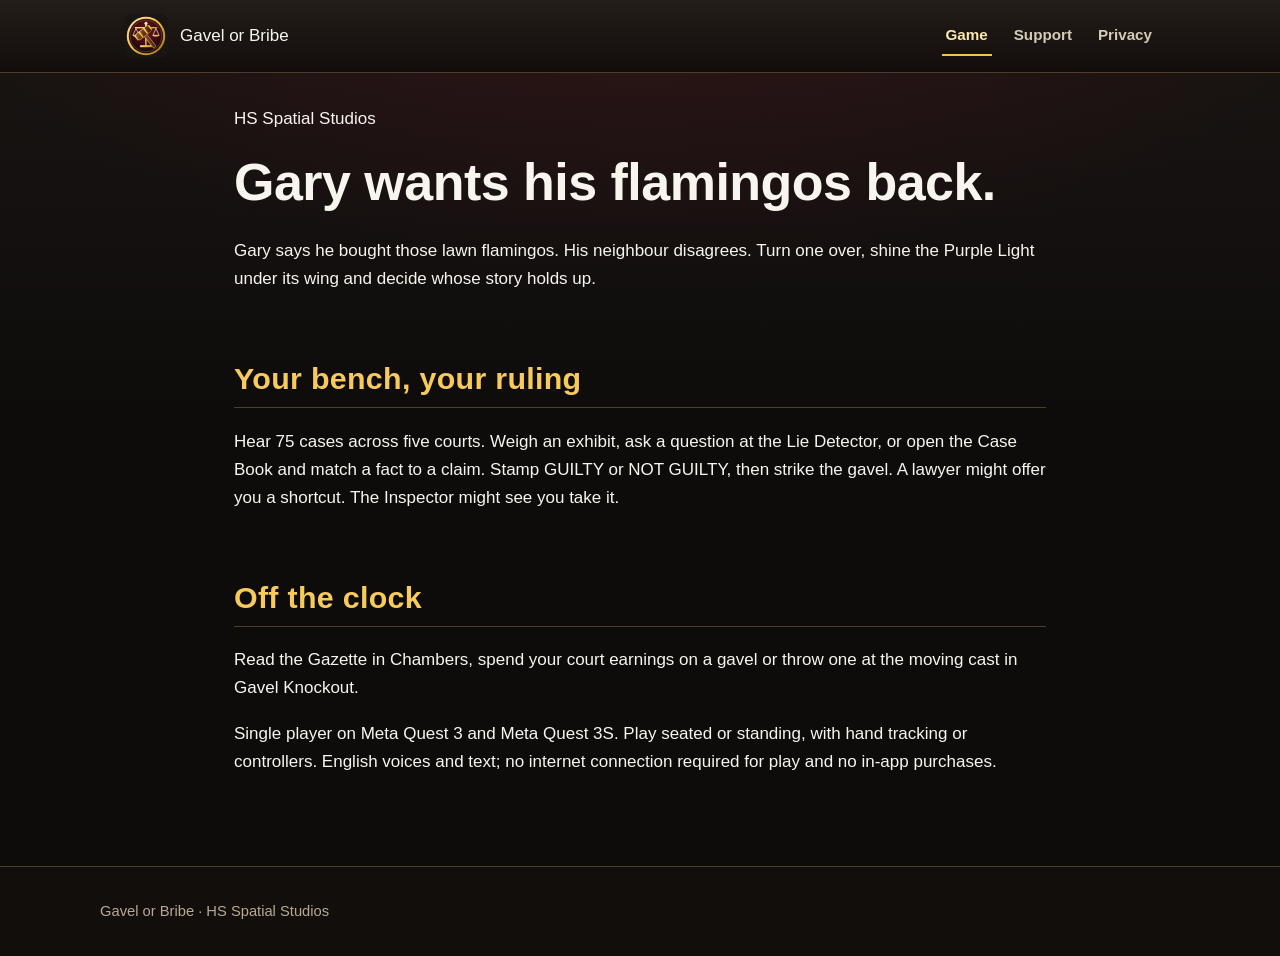
<file: index.html>
<!doctype html>
<html lang="en"><head><meta charset="utf-8"><meta name="viewport" content="width=device-width, initial-scale=1">
<title>Gavel or Bribe | HS Spatial Studios</title><link rel="icon" href="favicon.svg"><link rel="stylesheet" href="styles.css"></head>
<body><a class="skip-link" href="#main">Skip to content</a>
<header class="site-header"><div class="header-inner"><a class="brand-lockup" href="index.html"><img src="favicon.svg" width="44" height="44" alt=""> Gavel or Bribe</a><nav class="site-nav" aria-label="Primary"><a href="index.html" aria-current="page">Game</a> <a href="support.html">Support</a> <a href="privacy.html">Privacy</a></nav></div></header>
<main class="prose-page" id="main"><p>HS Spatial Studios</p><h1>Gary wants his flamingos back.</h1>
<p>Gary says he bought those lawn flamingos. His neighbour disagrees. Turn one over, shine the Purple Light under its wing and decide whose story holds up.</p>
<h2>Your bench, your ruling</h2>
<p>Hear 75 cases across five courts. Weigh an exhibit, ask a question at the Lie Detector, or open the Case Book and match a fact to a claim. Stamp GUILTY or NOT GUILTY, then strike the gavel. A lawyer might offer you a shortcut. The Inspector might see you take it.</p>
<h2>Off the clock</h2>
<p>Read the Gazette in Chambers, spend your court earnings on a gavel or throw one at the moving cast in Gavel Knockout.</p>
<p>Single player on Meta Quest 3 and Meta Quest 3S. Play seated or standing, with hand tracking or controllers. English voices and text; no internet connection required for play and no in-app purchases.</p></main>
<footer class="site-footer"><div class="footer-inner">Gavel or Bribe &middot; HS Spatial Studios</div></footer></body></html>
</file>
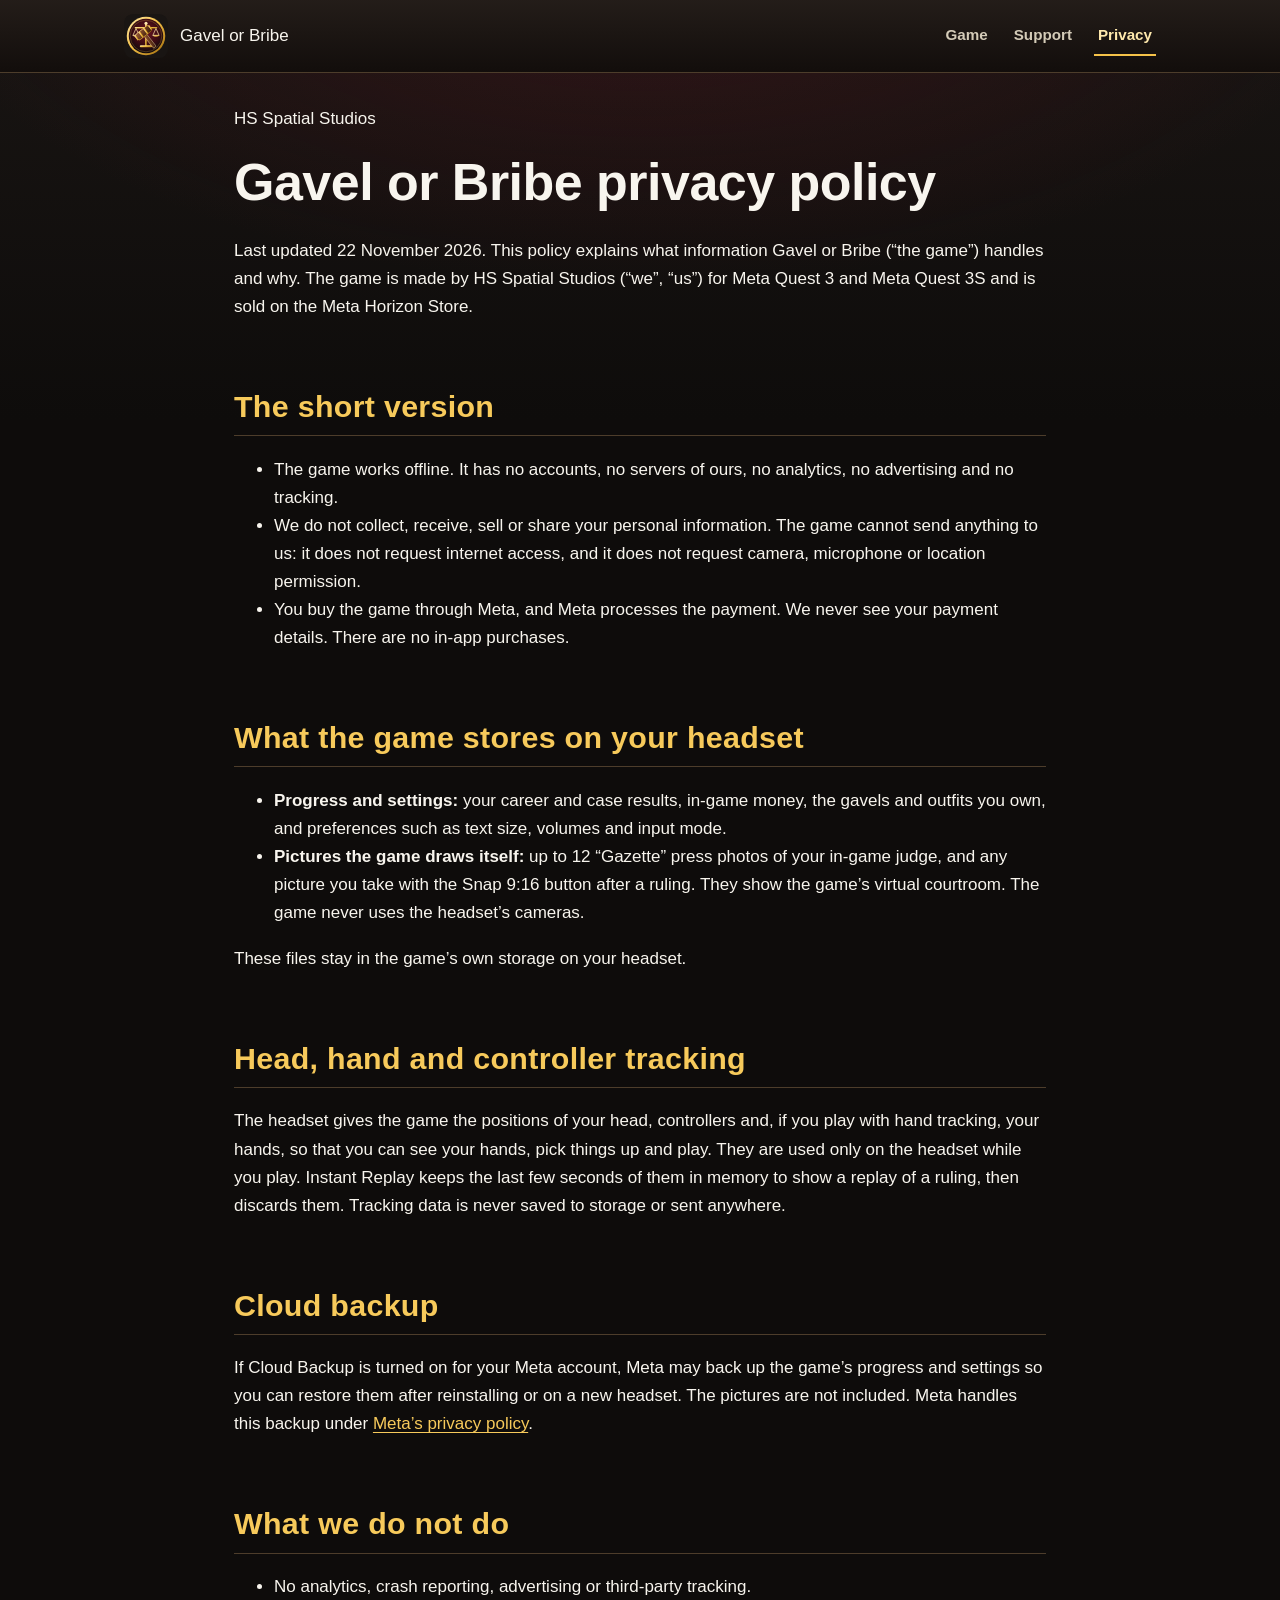
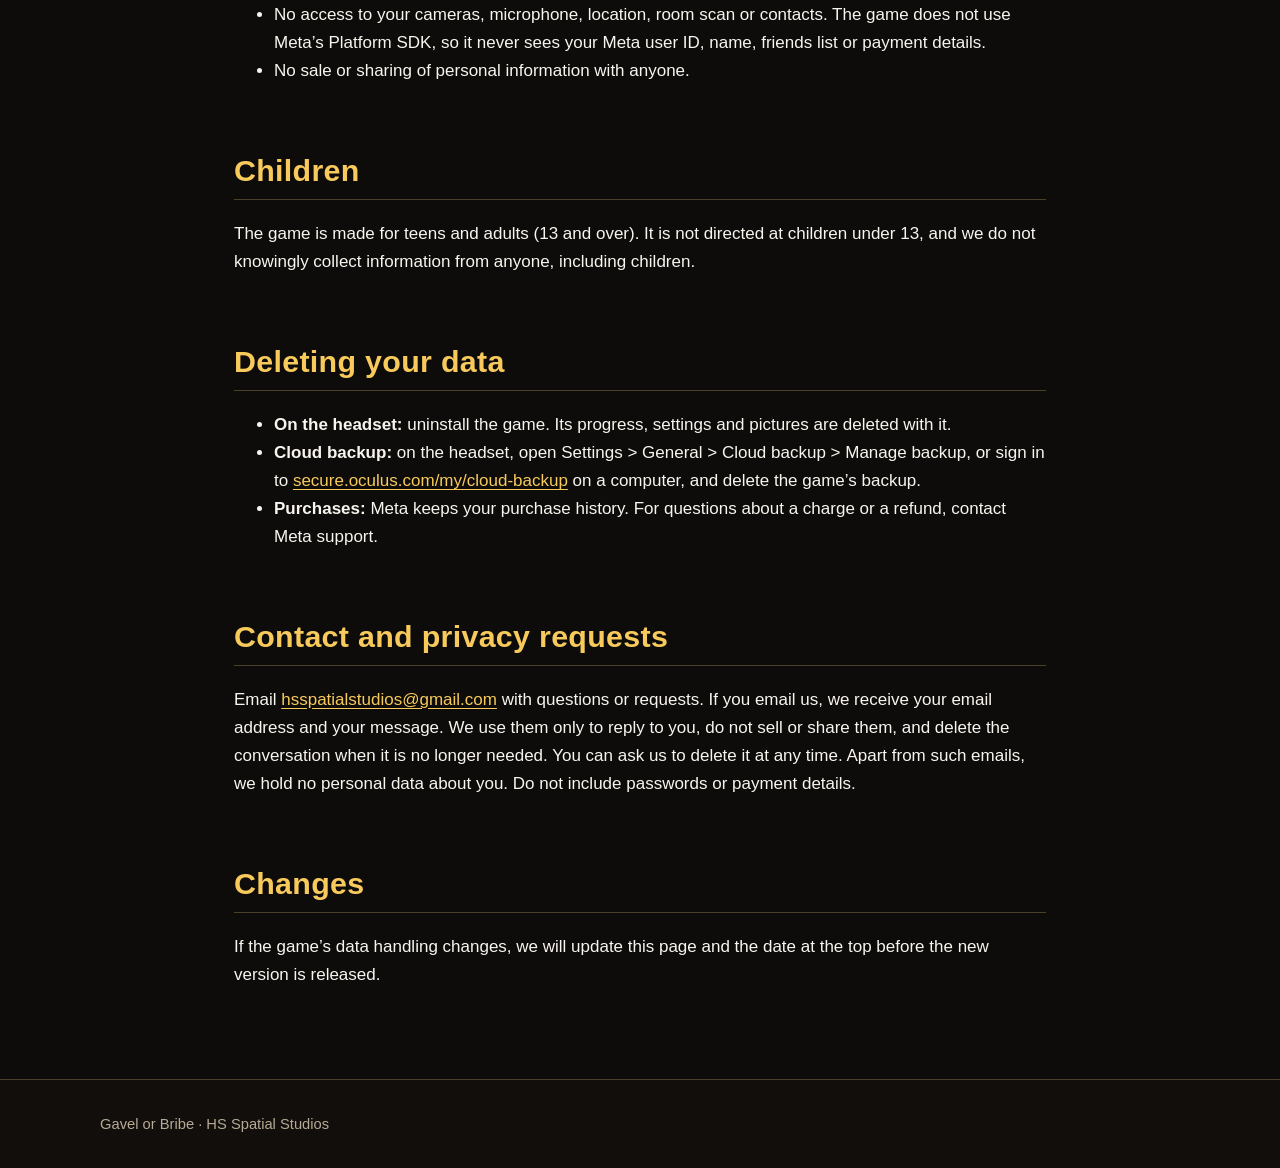
<file: privacy.html>
<!doctype html>
<html lang="en"><head><meta charset="utf-8"><meta name="viewport" content="width=device-width, initial-scale=1">
<title>Privacy policy | HS Spatial Studios</title><link rel="icon" href="favicon.svg"><link rel="stylesheet" href="styles.css"></head>
<body><a class="skip-link" href="#main">Skip to content</a>
<header class="site-header"><div class="header-inner"><a class="brand-lockup" href="index.html"><img src="favicon.svg" width="44" height="44" alt=""> Gavel or Bribe</a><nav class="site-nav" aria-label="Primary"><a href="index.html">Game</a> <a href="support.html">Support</a> <a href="privacy.html" aria-current="page">Privacy</a></nav></div></header>
<main class="prose-page" id="main"><p>HS Spatial Studios</p><h1>Gavel or Bribe privacy policy</h1>
<p>Last updated 22 November 2026. This policy explains what information Gavel or Bribe (&ldquo;the game&rdquo;) handles and why. The game is made by HS Spatial Studios (&ldquo;we&rdquo;, &ldquo;us&rdquo;) for Meta Quest 3 and Meta Quest 3S and is sold on the Meta Horizon Store.</p>
<h2>The short version</h2>
<ul>
<li>The game works offline. It has no accounts, no servers of ours, no analytics, no advertising and no tracking.</li>
<li>We do not collect, receive, sell or share your personal information. The game cannot send anything to us: it does not request internet access, and it does not request camera, microphone or location permission.</li>
<li>You buy the game through Meta, and Meta processes the payment. We never see your payment details. There are no in-app purchases.</li>
</ul>
<h2>What the game stores on your headset</h2>
<ul>
<li><strong>Progress and settings:</strong> your career and case results, in-game money, the gavels and outfits you own, and preferences such as text size, volumes and input mode.</li>
<li><strong>Pictures the game draws itself:</strong> up to 12 &ldquo;Gazette&rdquo; press photos of your in-game judge, and any picture you take with the Snap 9:16 button after a ruling. They show the game&rsquo;s virtual courtroom. The game never uses the headset&rsquo;s cameras.</li>
</ul>
<p>These files stay in the game&rsquo;s own storage on your headset.</p>
<h2>Head, hand and controller tracking</h2>
<p>The headset gives the game the positions of your head, controllers and, if you play with hand tracking, your hands, so that you can see your hands, pick things up and play. They are used only on the headset while you play. Instant Replay keeps the last few seconds of them in memory to show a replay of a ruling, then discards them. Tracking data is never saved to storage or sent anywhere.</p>
<h2>Cloud backup</h2>
<p>If Cloud Backup is turned on for your Meta account, Meta may back up the game&rsquo;s progress and settings so you can restore them after reinstalling or on a new headset. The pictures are not included. Meta handles this backup under <a href="https://www.meta.com/legal/privacy-policy/">Meta&rsquo;s privacy policy</a>.</p>
<h2>What we do not do</h2>
<ul>
<li>No analytics, crash reporting, advertising or third-party tracking.</li>
<li>No access to your cameras, microphone, location, room scan or contacts. The game does not use Meta&rsquo;s Platform SDK, so it never sees your Meta user ID, name, friends list or payment details.</li>
<li>No sale or sharing of personal information with anyone.</li>
</ul>
<h2>Children</h2>
<p>The game is made for teens and adults (13 and over). It is not directed at children under 13, and we do not knowingly collect information from anyone, including children.</p>
<h2 id="data-deletion">Deleting your data</h2>
<ul>
<li><strong>On the headset:</strong> uninstall the game. Its progress, settings and pictures are deleted with it.</li>
<li><strong>Cloud backup:</strong> on the headset, open Settings &gt; General &gt; Cloud backup &gt; Manage backup, or sign in to <a href="https://secure.oculus.com/my/cloud-backup/">secure.oculus.com/my/cloud-backup</a> on a computer, and delete the game&rsquo;s backup.</li>
<li><strong>Purchases:</strong> Meta keeps your purchase history. For questions about a charge or a refund, contact Meta support.</li>
</ul>
<h2>Contact and privacy requests</h2>
<p>Email <a href="mailto:hsspatialstudios@gmail.com">hsspatialstudios@gmail.com</a> with questions or requests. If you email us, we receive your email address and your message. We use them only to reply to you, do not sell or share them, and delete the conversation when it is no longer needed. You can ask us to delete it at any time. Apart from such emails, we hold no personal data about you. Do not include passwords or payment details.</p>
<h2>Changes</h2>
<p>If the game&rsquo;s data handling changes, we will update this page and the date at the top before the new version is released.</p></main>
<footer class="site-footer"><div class="footer-inner">Gavel or Bribe &middot; HS Spatial Studios</div></footer></body></html>
</file>
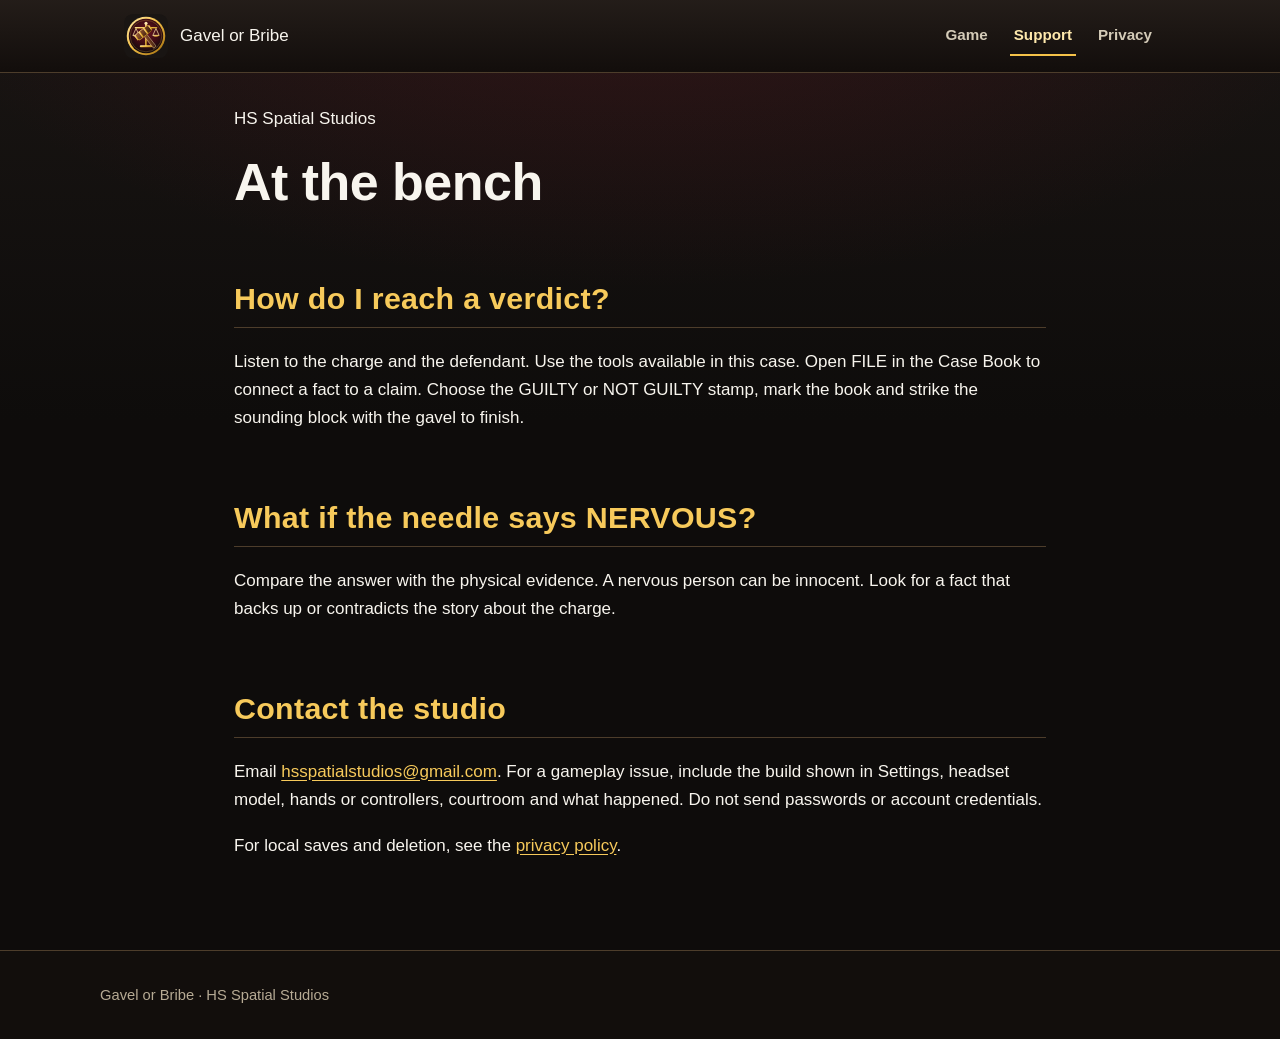
<file: support.html>
<!doctype html>
<html lang="en"><head><meta charset="utf-8"><meta name="viewport" content="width=device-width, initial-scale=1">
<title>Player support | HS Spatial Studios</title><link rel="icon" href="favicon.svg"><link rel="stylesheet" href="styles.css"></head>
<body><a class="skip-link" href="#main">Skip to content</a>
<header class="site-header"><div class="header-inner"><a class="brand-lockup" href="index.html"><img src="favicon.svg" width="44" height="44" alt=""> Gavel or Bribe</a><nav class="site-nav" aria-label="Primary"><a href="index.html">Game</a> <a href="support.html" aria-current="page">Support</a> <a href="privacy.html">Privacy</a></nav></div></header>
<main class="prose-page" id="main"><p>HS Spatial Studios</p><h1>At the bench</h1>
<h2>How do I reach a verdict?</h2>
<p>Listen to the charge and the defendant. Use the tools available in this case. Open FILE in the Case Book to connect a fact to a claim. Choose the GUILTY or NOT GUILTY stamp, mark the book and strike the sounding block with the gavel to finish.</p>
<h2>What if the needle says NERVOUS?</h2>
<p>Compare the answer with the physical evidence. A nervous person can be innocent. Look for a fact that backs up or contradicts the story about the charge.</p>
<h2>Contact the studio</h2>
<p>Email <a href="mailto:hsspatialstudios@gmail.com">hsspatialstudios@gmail.com</a>. For a gameplay issue, include the build shown in Settings, headset model, hands or controllers, courtroom and what happened. Do not send passwords or account credentials.</p>
<p>For local saves and deletion, see the <a href="privacy.html">privacy policy</a>.</p></main>
<footer class="site-footer"><div class="footer-inner">Gavel or Bribe &middot; HS Spatial Studios</div></footer></body></html>
</file>
<file: styles.css>
/* ==========================================================================
   Gavel or Bribe (BenchOrder) — Official Website, Support & Privacy Stylesheet
   Publisher: HS Spatial Studios (https://hsspatialstudios-com.github.io/gavelorbribe/)
   Design System: Oiled American Walnut, Brushed Antique Brass, Domed Oxblood,
   Banker's Emerald Glass, and Crisp Cotton-Rag Ivory (WCAG AA+ >= 6.3:1).
   Zero external fonts, zero CDN requests, zero trackers, zero cookies.
   ========================================================================== */

:root {
  color-scheme: dark;
  --bg-obsidian: #0E0C0B;
  --bg-walnut: #191513;
  --bg-walnut-elevated: #221B17;
  --bg-card: #241E1A;
  --bg-card-deep: #1A1512;
  --bg-oxblood: #3D0B13;
  --bg-oxblood-hi: #56121D;
  --border-walnut: #4D3D2B;
  --border-brass: #8C6F47;
  --gold-bright: #FFE9AD;
  --gold-primary: #F5C249;
  --gold-heading: #F7CA5B;
  --gold-mid: #D99616;
  --gold-deep: #8A5904;
  --emerald-accent: #4ADE80;
  --emerald-deep: #10B981;
  --crimson-stamp: #F87171;
  --text-primary: #F8F5EE;
  --text-secondary: #D4CBB8;
  --text-muted: #B6AA94;
  --text-on-gold: #14100B;
  --shadow-heavy: 0 18px 42px rgba(5, 4, 4, 0.62);
  --shadow-card: 0 8px 24px rgba(5, 4, 4, 0.44);
  --radius-lg: 16px;
  --radius-md: 12px;
  --radius-sm: 8px;
  --max-width: 1080px;
  --font-sans: -apple-system, BlinkMacSystemFont, "Segoe UI", Roboto, "Helvetica Neue", Arial, sans-serif;
  --font-display: "Arial Narrow", "Roboto Condensed", "Helvetica Neue", -apple-system, BlinkMacSystemFont, sans-serif;
  --font-mono: ui-monospace, SFMono-Regular, Menlo, Monaco, Consolas, monospace;
}

*,
*::before,
*::after {
  box-sizing: border-box;
}

html {
  scroll-behavior: smooth;
  background-color: var(--bg-obsidian);
}

@media (prefers-reduced-motion: reduce) {
  html {
    scroll-behavior: auto;
  }
  *,
  *::before,
  *::after {
    animation-duration: 0.01ms !important;
    animation-iteration-count: 1 !important;
    transition-duration: 0.01ms !important;
  }
}

body {
  margin: 0;
  background:
    radial-gradient(1100px 540px at 50% -80px, rgba(107, 22, 34, 0.34), transparent 68%),
    linear-gradient(180deg, var(--bg-walnut) 0%, var(--bg-obsidian) 420px, var(--bg-obsidian) 100%);
  color: var(--text-primary);
  font: 17px/1.65 var(--font-sans);
  -webkit-font-smoothing: antialiased;
}

/* Accessibility: Skip Link & High-Contrast Focus Ring */
.skip-link {
  position: absolute;
  left: -9999px;
  top: 12px;
  z-index: 1000;
  padding: 10px 18px;
  border-radius: var(--radius-sm);
  background: var(--gold-primary);
  color: var(--text-on-gold);
  font-weight: 700;
  text-decoration: none;
}

.skip-link:focus {
  left: 16px;
}

:focus-visible {
  outline: 3px solid var(--gold-bright);
  outline-offset: 3px;
}

a {
  color: var(--gold-heading);
  text-underline-offset: 0.18em;
  transition: color 0.14s ease;
}

a:hover,
a:focus {
  color: var(--gold-bright);
}

/* Top Brass & Walnut Header Bar */
header.site-header {
  border-bottom: 1px solid var(--border-walnut);
  background: linear-gradient(180deg, rgba(36, 30, 26, 0.96), rgba(18, 14, 12, 0.96));
  position: sticky;
  top: 0;
  z-index: 100;
  backdrop-filter: blur(10px);
}

.header-inner {
  max-width: var(--max-width);
  margin: 0 auto;
  padding: 14px 24px;
  display: flex;
  flex-wrap: wrap;
  align-items: center;
  justify-content: space-between;
  gap: 16px;
}

.brand-lockup {
  display: inline-flex;
  align-items: center;
  gap: 12px;
  text-decoration: none;
  color: var(--text-primary);
}

.brand-lockup:hover,
.brand-lockup:focus {
  color: var(--gold-bright);
}

.brand-seal {
  width: 44px;
  height: 44px;
  flex-shrink: 0;
  filter: drop-shadow(0 3px 8px rgba(0, 0, 0, 0.55));
}

.brand-titles {
  display: flex;
  flex-direction: column;
  line-height: 1.15;
}

.brand-name {
  font-family: var(--font-display);
  font-size: 1.32rem;
  font-weight: 800;
  letter-spacing: 0.04em;
  text-transform: uppercase;
  color: var(--gold-bright);
}

.brand-studio {
  font-size: 0.78rem;
  font-weight: 600;
  letter-spacing: 0.08em;
  text-transform: uppercase;
  color: var(--text-secondary);
}

nav.site-nav {
  display: flex;
  flex-wrap: wrap;
  align-items: center;
  gap: 6px 18px;
}

nav.site-nav a {
  color: var(--text-secondary);
  text-decoration: none;
  font-size: 0.95rem;
  font-weight: 600;
  padding: 6px 4px;
  border-bottom: 2px solid transparent;
}

nav.site-nav a:hover,
nav.site-nav a:focus {
  color: var(--text-primary);
  border-bottom-color: var(--gold-primary);
}

nav.site-nav a[aria-current="page"] {
  color: var(--gold-bright);
  border-bottom-color: var(--gold-primary);
}

/* Main Container & Typography */
main {
  max-width: var(--max-width);
  margin: 0 auto;
  padding: 32px 24px 72px;
}

main.prose-page {
  max-width: 860px;
}

h1,
h2,
h3 {
  color: var(--text-primary);
  line-height: 1.2;
  margin-top: 0;
}

h1 {
  font-size: clamp(2.15rem, 4.6vw, 3.25rem);
  font-weight: 800;
  letter-spacing: -0.01em;
  margin-bottom: 0.45em;
}

h2 {
  font-size: clamp(1.45rem, 2.6vw, 1.9rem);
  font-weight: 800;
  color: var(--gold-heading);
  letter-spacing: 0.01em;
  margin: 2.2em 0 0.65em;
  padding-bottom: 0.35em;
  border-bottom: 1px solid var(--border-walnut);
}

h3 {
  font-size: 1.15rem;
  font-weight: 700;
  color: var(--gold-bright);
  margin: 0 0 0.4em;
}

p,
ul,
ol,
table {
  margin: 0 0 1.05em;
}

p.lead {
  font-size: clamp(1.12rem, 1.9vw, 1.28rem);
  line-height: 1.55;
  color: var(--text-secondary);
}

.muted,
.updated {
  color: var(--text-muted);
  font-size: 0.95rem;
}

code {
  font: 0.88em var(--font-mono);
  background: #2C231C;
  color: var(--gold-bright);
  border: 1px solid var(--border-walnut);
  padding: 0.12em 0.4em;
  border-radius: 5px;
}

/* Hero Section */
.hero {
  display: grid;
  grid-template-columns: 1.18fr 0.82fr;
  gap: 32px;
  align-items: center;
  padding: 28px 30px;
  background:
    radial-gradient(560px 320px at 82% 28%, rgba(245, 194, 73, 0.12), transparent 72%),
    linear-gradient(155deg, var(--bg-card) 0%, var(--bg-card-deep) 64%, #150B0E 100%);
  border: 1px solid var(--border-brass);
  border-radius: var(--radius-lg);
  box-shadow: var(--shadow-heavy);
  margin-bottom: 28px;
}

@media (max-width: 860px) {
  .hero {
    grid-template-columns: 1fr;
    padding: 24px 20px;
  }
}

.eyebrow-row {
  display: flex;
  flex-wrap: wrap;
  gap: 8px;
  margin-bottom: 14px;
}

.badge {
  display: inline-flex;
  align-items: center;
  gap: 6px;
  padding: 4px 11px;
  border-radius: 999px;
  font-size: 0.79rem;
  font-weight: 700;
  letter-spacing: 0.04em;
  text-transform: uppercase;
  background: #2D231B;
  color: var(--gold-bright);
  border: 1px solid var(--border-brass);
}

.badge.emerald {
  background: rgba(16, 185, 129, 0.14);
  color: var(--emerald-accent);
  border-color: rgba(74, 222, 128, 0.45);
}

.badge.oxblood {
  background: var(--bg-oxblood);
  color: var(--gold-bright);
  border-color: #9E3344;
}

.cta-row {
  display: flex;
  flex-wrap: wrap;
  align-items: center;
  gap: 14px;
  margin-top: 22px;
}

.btn-primary {
  display: inline-flex;
  align-items: center;
  justify-content: center;
  gap: 8px;
  padding: 13px 26px;
  border-radius: 999px;
  background: linear-gradient(180deg, var(--gold-primary) 0%, var(--gold-mid) 100%);
  color: var(--text-on-gold);
  font-weight: 800;
  font-size: 1rem;
  letter-spacing: 0.01em;
  text-decoration: none;
  border: 1px solid var(--gold-bright);
  box-shadow: 0 6px 18px rgba(217, 150, 22, 0.32);
}

.btn-primary:hover,
.btn-primary:focus {
  background: linear-gradient(180deg, var(--gold-bright) 0%, var(--gold-primary) 100%);
  color: var(--text-on-gold);
}

.btn-secondary {
  display: inline-flex;
  align-items: center;
  justify-content: center;
  padding: 12px 22px;
  border-radius: 999px;
  background: #2C231C;
  color: var(--text-primary);
  font-weight: 700;
  font-size: 0.96rem;
  text-decoration: none;
  border: 1px solid var(--border-brass);
}

.btn-secondary:hover,
.btn-secondary:focus {
  background: #3B2F25;
  color: var(--gold-bright);
}

.price-note {
  margin-top: 14px;
  margin-bottom: 0;
  font-size: 0.92rem;
  color: var(--text-secondary);
}

.hero-art-card {
  background: radial-gradient(circle at 50% 42%, #471019 0%, #1C0A0E 65%, #110B0A 100%);
  border: 1px solid var(--border-brass);
  border-radius: var(--radius-md);
  padding: 20px;
  text-align: center;
  box-shadow: inset 0 0 0 1px rgba(255, 233, 173, 0.12);
}

.hero-art-card svg {
  width: 100%;
  max-width: 320px;
  height: auto;
  display: block;
  margin: 0 auto 12px;
}

.hero-art-caption {
  font-size: 0.86rem;
  color: var(--text-secondary);
  margin: 0;
}

/* Quantitative Proof Strip */
.proof-grid {
  display: grid;
  grid-template-columns: repeat(auto-fit, minmax(195px, 1fr));
  gap: 14px;
  margin: 22px 0 12px;
}

.proof-stat {
  background: linear-gradient(180deg, var(--bg-walnut-elevated), var(--bg-card-deep));
  border: 1px solid var(--border-walnut);
  border-top: 2px solid var(--border-brass);
  border-radius: var(--radius-md);
  padding: 16px 18px;
  box-shadow: var(--shadow-card);
}

.proof-number {
  display: block;
  font-family: var(--font-display);
  font-size: 1.65rem;
  font-weight: 800;
  color: var(--gold-bright);
  line-height: 1.15;
  margin-bottom: 4px;
}

.proof-label {
  display: block;
  font-size: 0.88rem;
  line-height: 1.4;
  color: var(--text-secondary);
}

/* Feature & Bench Arsenal Grid */
.card-grid {
  list-style: none;
  padding: 0;
  margin: 0 0 1.2em;
  display: grid;
  grid-template-columns: repeat(auto-fit, minmax(305px, 1fr));
  gap: 16px;
}

.card {
  background: linear-gradient(180deg, var(--bg-card) 0%, var(--bg-card-deep) 100%);
  border: 1px solid var(--border-walnut);
  border-radius: var(--radius-md);
  padding: 20px 22px;
  box-shadow: var(--shadow-card);
}

.card.oxblood-accent {
  background: linear-gradient(165deg, #2C1217 0%, var(--bg-card-deep) 100%);
  border-color: #6E2B37;
}

.card.brass-accent {
  border-color: var(--border-brass);
}

.card p:last-child,
.card ul:last-child {
  margin-bottom: 0;
}

.tool-tag {
  display: inline-block;
  font-size: 0.76rem;
  font-weight: 700;
  letter-spacing: 0.06em;
  text-transform: uppercase;
  color: var(--emerald-accent);
  margin-bottom: 6px;
}

/* 5-Tier Courtroom Ladder */
.ladder-list {
  list-style: none;
  padding: 0;
  margin: 0 0 1.2em;
  display: grid;
  gap: 12px;
}

.ladder-tier {
  display: grid;
  grid-template-columns: 128px 1fr;
  gap: 18px;
  align-items: start;
  padding: 18px 20px;
  background: linear-gradient(90deg, #281E17 0%, var(--bg-card-deep) 100%);
  border: 1px solid var(--border-walnut);
  border-left: 4px solid var(--gold-primary);
  border-radius: var(--radius-md);
}

.ladder-tier.hub {
  border-left-color: var(--emerald-accent);
  background: linear-gradient(90deg, #172620 0%, var(--bg-card-deep) 100%);
}

@media (max-width: 640px) {
  .ladder-tier {
    grid-template-columns: 1fr;
    gap: 8px;
  }
}

.tier-pill {
  display: inline-block;
  font-family: var(--font-display);
  font-size: 0.86rem;
  font-weight: 800;
  letter-spacing: 0.06em;
  text-transform: uppercase;
  padding: 5px 10px;
  border-radius: var(--radius-sm);
  background: #36291F;
  color: var(--gold-bright);
  border: 1px solid var(--border-brass);
  text-align: center;
}

.ladder-tier.hub .tier-pill {
  background: rgba(16, 185, 129, 0.16);
  color: var(--emerald-accent);
  border-color: rgba(74, 222, 128, 0.45);
}

.tier-meta {
  font-size: 0.88rem;
  color: var(--text-muted);
  margin-top: 6px;
  margin-bottom: 0;
}

/* Tables (Controls, Specs, Privacy Matrix) */
.table-wrap {
  overflow-x: auto;
  margin: 0 0 1.4em;
  border: 1px solid var(--border-walnut);
  border-radius: var(--radius-md);
  background: var(--bg-card-deep);
}

table {
  border-collapse: collapse;
  width: 100%;
  margin: 0;
  font-size: 0.95rem;
}

th,
td {
  text-align: left;
  padding: 12px 15px;
  border-bottom: 1px solid #33281E;
  vertical-align: top;
}

tr:last-child th,
tr:last-child td {
  border-bottom: none;
}

th {
  background: #282019;
  color: var(--gold-bright);
  font-weight: 700;
  font-size: 0.88rem;
  letter-spacing: 0.03em;
  text-transform: uppercase;
}

td {
  color: var(--text-secondary);
}

td strong {
  color: var(--text-primary);
}

/* Callout & Notice Boxes */
.callout {
  padding: 18px 22px;
  border-radius: var(--radius-md);
  background: linear-gradient(180deg, #1A2822 0%, #141D19 100%);
  border: 1px solid rgba(74, 222, 128, 0.42);
  margin: 1.2em 0;
}

.callout.gold {
  background: linear-gradient(180deg, #2A2116 0%, #1B150E 100%);
  border-color: var(--border-brass);
}

.callout h3 {
  margin-top: 0;
}

.callout p:last-child,
.callout ul:last-child,
.callout ol:last-child {
  margin-bottom: 0;
}

/* FAQ Accordion / Articles */
.faq-list {
  display: grid;
  gap: 12px;
}

details.faq-item {
  background: var(--bg-card);
  border: 1px solid var(--border-walnut);
  border-radius: var(--radius-md);
  padding: 14px 18px;
}

details.faq-item[open] {
  border-color: var(--border-brass);
}

details.faq-item summary {
  cursor: pointer;
  font-weight: 700;
  color: var(--gold-bright);
  font-size: 1.02rem;
  list-style: revert;
}

details.faq-item .faq-body {
  margin-top: 10px;
  color: var(--text-secondary);
}

details.faq-item .faq-body p:last-child {
  margin-bottom: 0;
}

/* Footer */
footer.site-footer {
  border-top: 1px solid var(--border-walnut);
  background: #120E0C;
  padding: 32px 24px;
  color: var(--text-muted);
  font-size: 0.92rem;
}

.footer-inner {
  max-width: var(--max-width);
  margin: 0 auto;
  display: flex;
  flex-wrap: wrap;
  align-items: center;
  justify-content: space-between;
  gap: 14px;
}

.footer-links {
  display: flex;
  flex-wrap: wrap;
  gap: 8px 18px;
}

.footer-links a {
  color: var(--text-secondary);
  text-decoration: none;
}

.footer-links a:hover,
.footer-links a:focus {
  color: var(--gold-bright);
  text-decoration: underline;
}

@media print {
  header.site-header,
  .skip-link,
  .cta-row {
    display: none;
  }
  body {
    background: #FFFFFF;
    color: #111111;
  }
  h1, h2, h3, td, th, p, li {
    color: #111111;
  }
}
</file>
